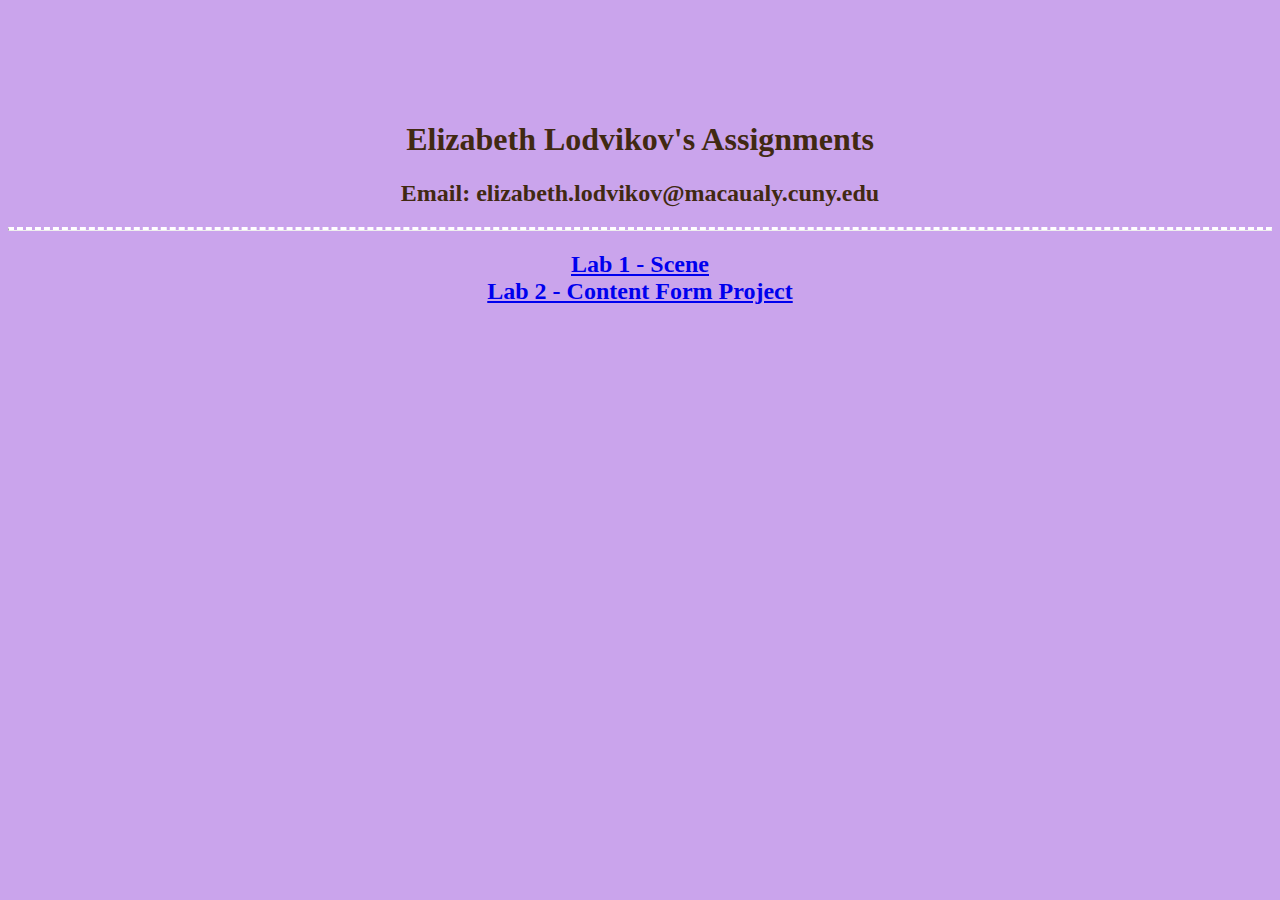
<file: index.html>
<!DOCTYPE html>
<html>
<head>
	<link rel="stylesheet" type="text/css" href="css/active.css">
	<title>Elizabeth Lodvikov - Assignments</title>
</head>

<body style="font-family: cursive">
	<h1>Elizabeth Lodvikov's Assignments</h1>
    <h2>Email: elizabeth.lodvikov@macaualy.cuny.edu</h2>
	<hr>
	<h2><A HREF="Lab1/index.html">Lab 1 - Scene</A> </br>
	<A HREF="Lab2/index.html">Lab 2 - Content Form Project</A>
	</h2>
</body>
</html>
</file>
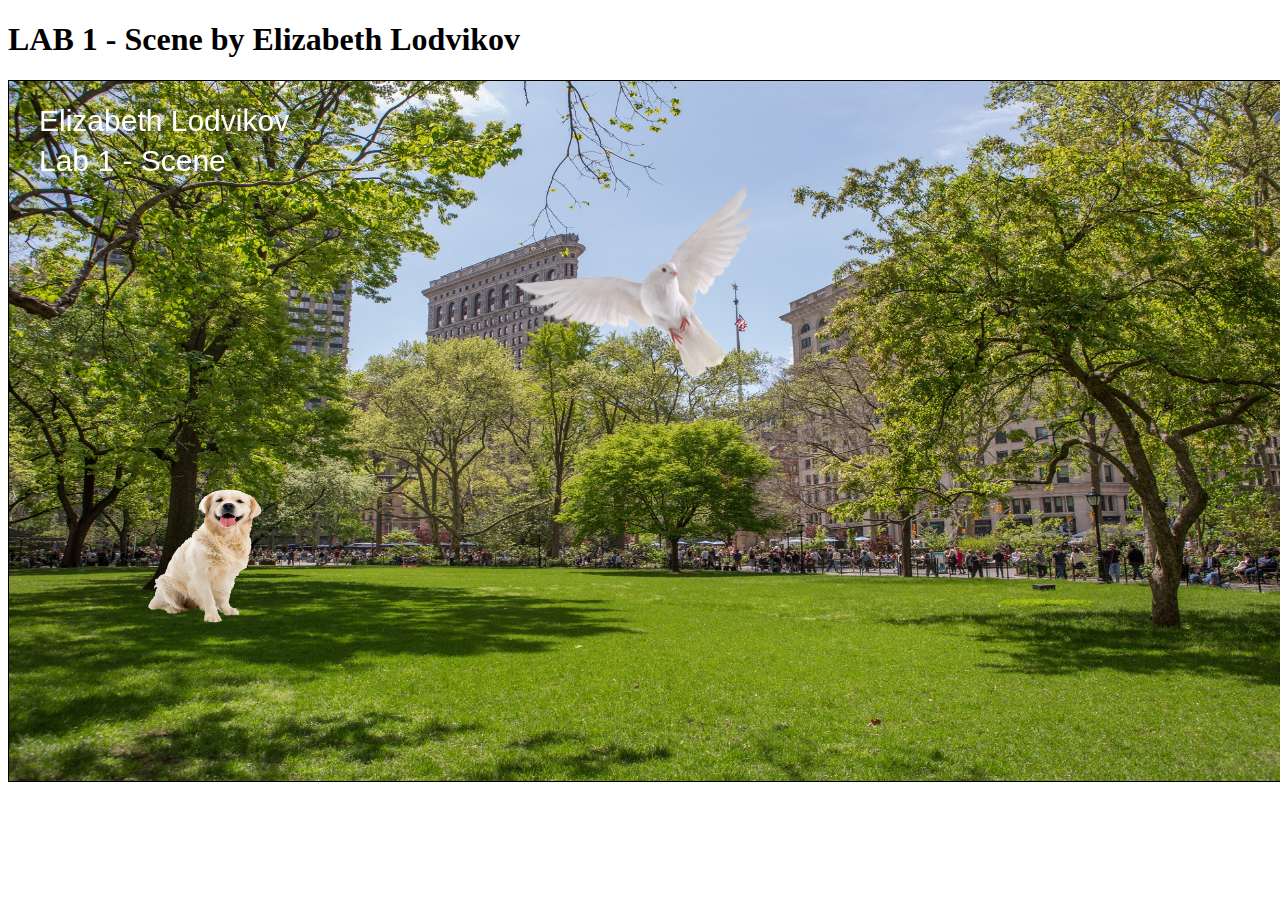
<file: Lab1/index.html>
<!DOCTYPE HTML>
<html>
	<head>
		<title> Elizabeth L - Lab 1  </title>
		<h1> LAB 1 - Scene by Elizabeth Lodvikov </h1>
	</head>
	<body>
		<canvas id = "myCanvas" width = "1300" height = "700" style = "border: 1px solid #000000;"> </canvas>
        <script src="sceneCanvas.js"></script>
	</body>
</html>
</file>
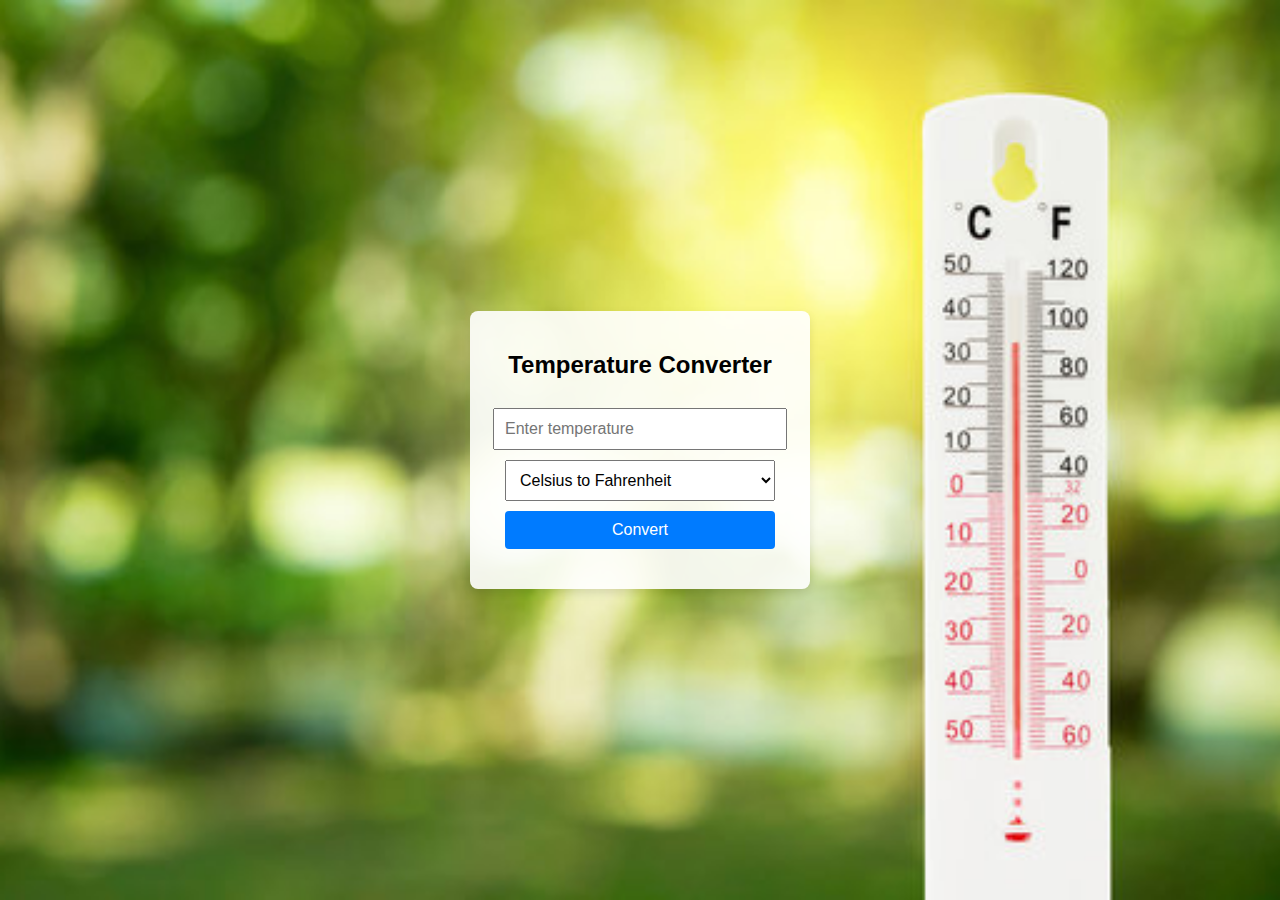
<file: Lab2/index.html>
<!DOCTYPE html>
<html>
<head>
    <meta charset="UTF-8">
    <meta name="viewport" content="width=device-width, initial-scale=1.0">
    <title>Temperature Converter</title>
    <link rel="stylesheet" type="text/css" href="style.css">
</head>
<body>
    <div class="container">
        <h2>Temperature Converter</h2>
        <input type="number" id="temperature" placeholder="Enter temperature" />
        <select id="unit">
            <option value="C">Celsius to Fahrenheit</option>
            <option value="F">Fahrenheit to Celsius</option>
        </select>
        <button onclick="convertTemperature()">Convert</button>
        <div id="result"></div>
    </div>
    <script src="script.js"></script>
</body>
</html>
</file>
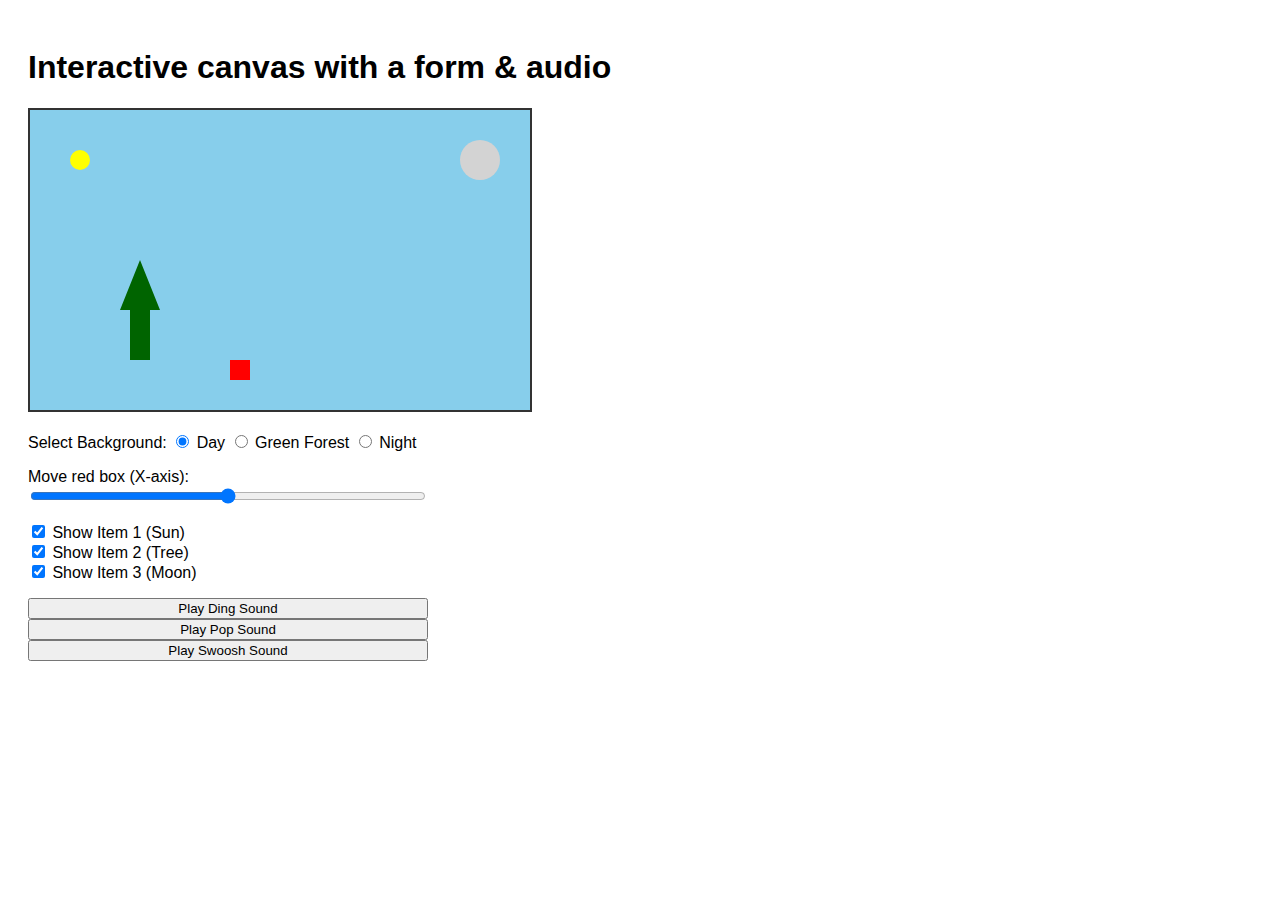
<file: Lab3/index.html>
<!DOCTYPE html>
<html lang="en">
<head>
  <title>Interactive canvas with a form & audio</title>
  <link rel="stylesheet" href="style.css">
</head>
<body>
  <h1>Interactive canvas with a form & audio</h1>
  
  <canvas id="scene" width="500" height="300"></canvas>

  <div class="controls">
    <!-- Background Selection -->
    <div>
      <label>Select Background:</label>
      <label><input type="radio" name="background" value="1" checked> Day</label>
      <label><input type="radio" name="background" value="2"> Green Forest</label>
      <label><input type="radio" name="background" value="3"> Night</label>
    </div>

    <!-- Character Position Slider -->
    <div class="control-vert">
      <label for="positionSlider">Move red box (X-axis):</label>
      <input type="range" id="positionSlider" min="0" max="400" value="200">
    </div>

    <!-- Item Visibility -->
    <div class="control-vert">
      <label><input type="checkbox" id="item1" checked> Show Item 1 (Sun)</label>
      <label><input type="checkbox" id="item2" checked> Show Item 2 (Tree)</label>
      <label><input type="checkbox" id="item3" checked> Show Item 3 (Moon)</label>
    </div>

    <!-- Sound Effects -->
    <div class="control-vert">
      <button onclick="playSound(1)">Play Ding Sound</button>
      <button onclick="playSound(2)">Play Pop Sound</button>
      <button onclick="playSound(3)">Play Swoosh Sound</button>
    </div>
  </div>

  <!-- Audio -->
  <audio id="sound1" src="sounds/ding.mp3" preload="auto"></audio>
  <audio id="sound2" src="sounds/pop.mp3" preload="auto"></audio>
  <audio id="sound3" src="sounds/swoosh.mp3" preload="auto"></audio>

  <script src="script.js"></script>
</body>
</html>
</file>
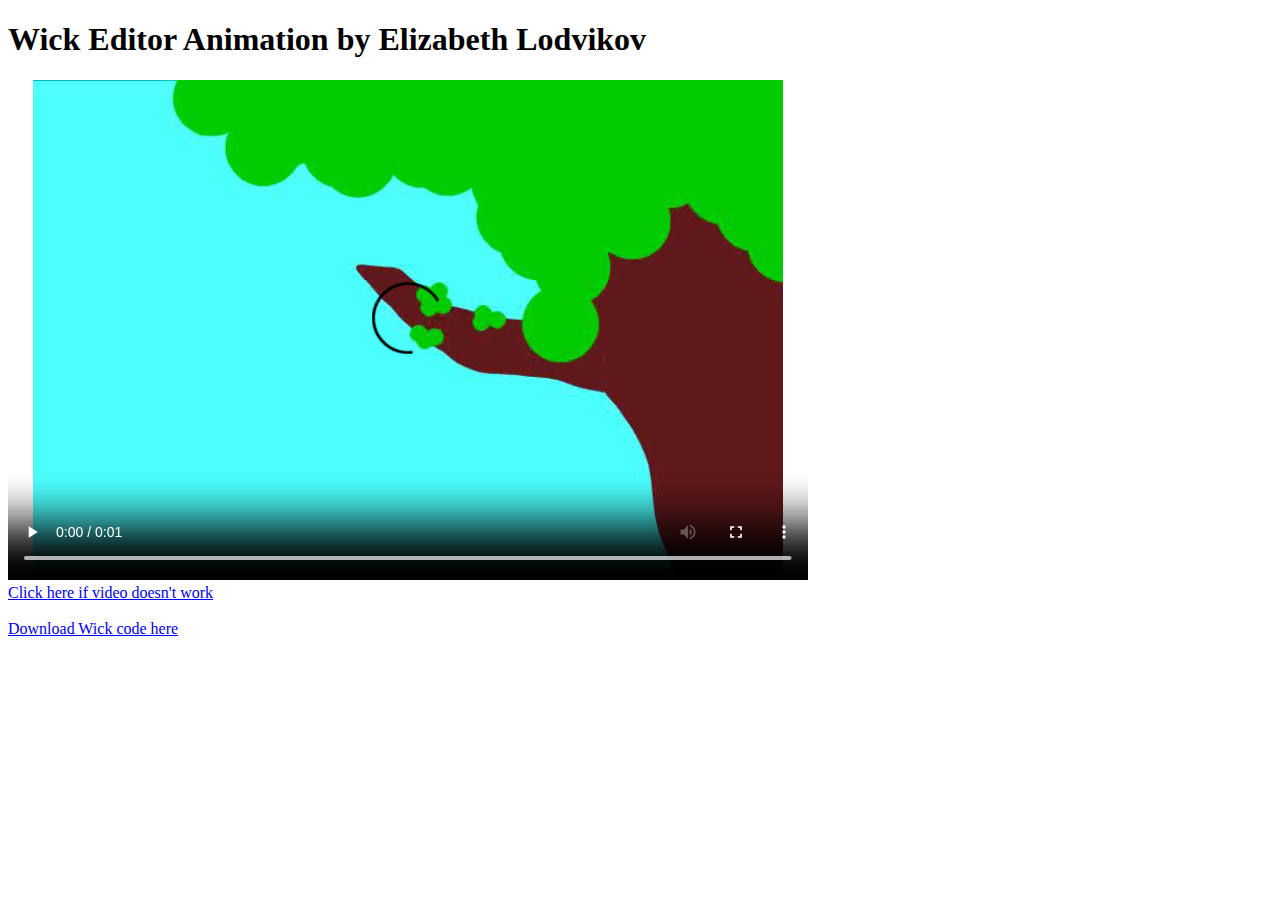
<file: Lab6/index.html>
<!DOCTYPE html>
<html>
<head>
<title>Wick animation Lab</title>
</head>
<body>
<h1>Wick Editor Animation by Elizabeth Lodvikov</h1>
    <video controls loop width="800" height="500">
        <source src="/Lab6/video/wickAnimation.webm" type="video/webm">
        Your browser does not support the video tag.
    </video>
</br>
<A HREF="/Lab6/video/wickAnimation.webm">Click here if video doesn't work</A></br>
</br>
<a href="My Project5-6-2025_20-56-24.wick" target="_blank">Download Wick code here</a>
</body>
</html>
</file>
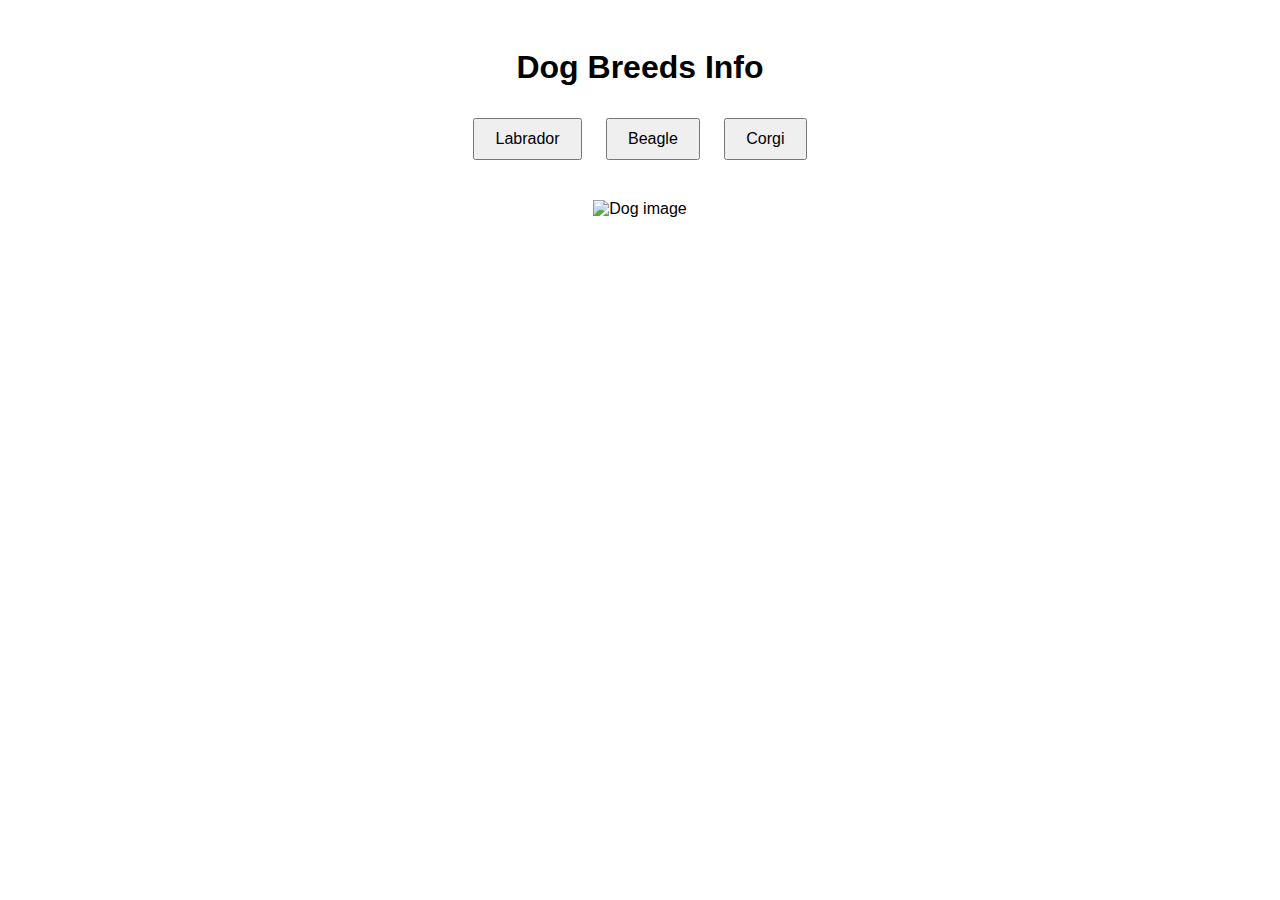
<file: PWA/index.html>
<!DOCTYPE html>
<html lang="en">
<head>
  <meta charset="UTF-8" />
  <meta name="viewport" content="width=device-width, initial-scale=1.0" />
  <link rel="manifest" href="manifest.json">
  <link rel="stylesheet" href="style.css" />
  <title>Dog Breeds Info</title>
</head>
<body>
  <h1>Dog Breeds Info</h1>
  <div class="buttons">
    <button onclick="showInfo('labrador')">Labrador</button>
    <button onclick="showInfo('beagle')">Beagle</button>
    <button onclick="showInfo('corgi')">Corgi</button>
  </div>
  <div id="info">
    <h2 id="title"></h2>
    <img id="image" alt="Dog image" />
    <p id="description"></p>
  </div>
  <script src="app.js"></script>
  <script>
    if ('serviceWorker' in navigator) {
      navigator.serviceWorker.register('service-worker.js');
    }
  </script>
</body>
</html>
</file>
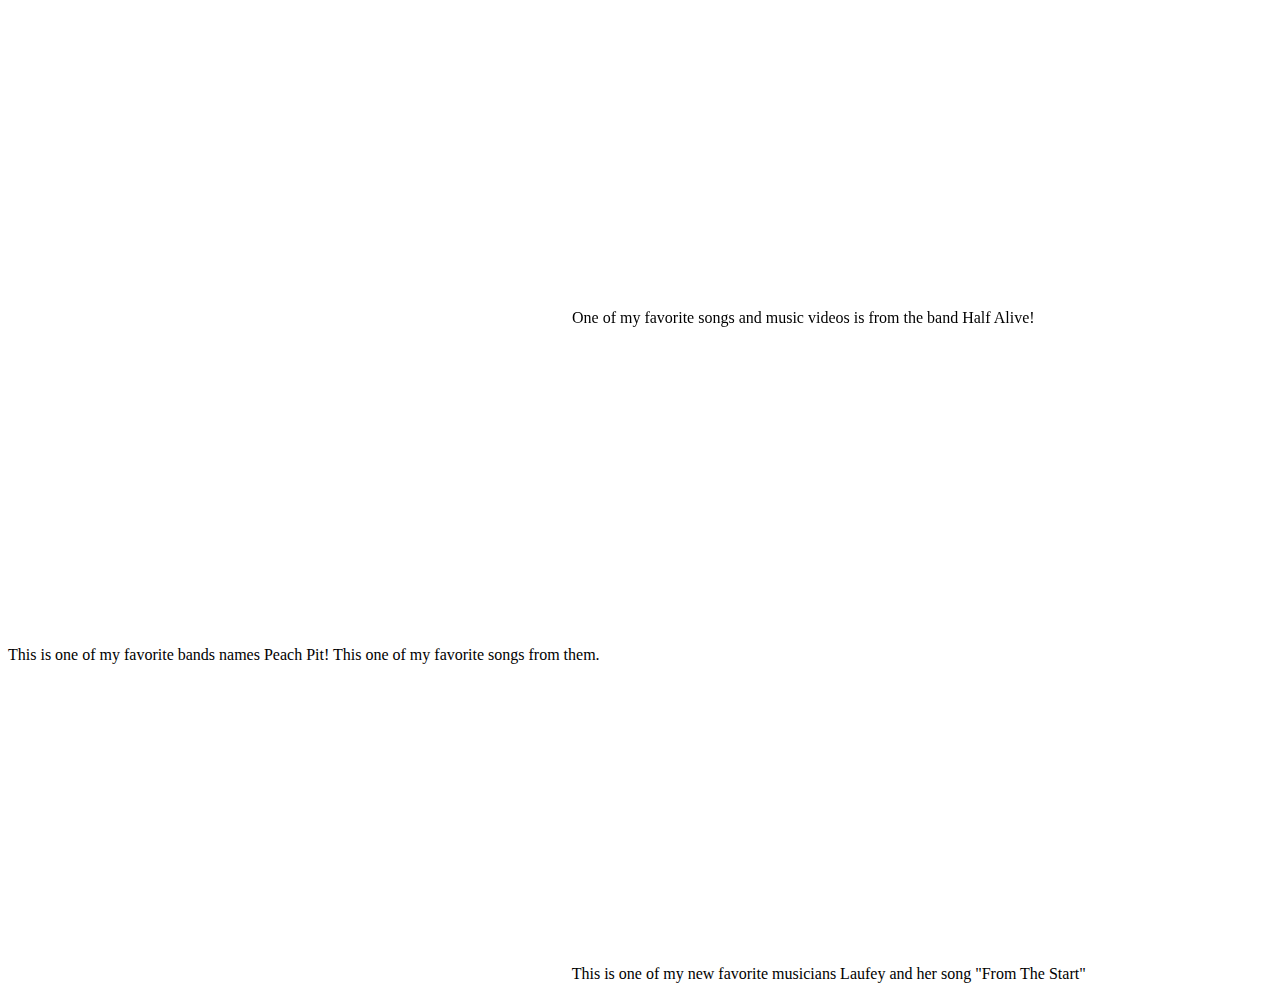
<file: videos.html>
<!DOCTYPE html>
<html>
<head>
<title>3 Videos Lab</title>
</head>
<body>
    <div>
    <iframe width="560" height="315" src="https://www.youtube.com/embed/KOOhPfMbuIQ?si=Ke90PBa8SqRKsaWo" 
    title="Still Feel by Half Alive" frameborder="0" allow="accelerometer; autoplay; clipboard-write; encrypted-media; gyroscope; picture-in-picture; web-share" referrerpolicy="strict-origin-when-cross-origin" allowfullscreen></iframe>
    One of my favorite songs and music videos is from the band Half Alive!
</div>

<div>
    <iframe width="560" height="315" src="https://www.youtube.com/embed/ICNtZKmQGMw?si=jwR2UA-XXU84yzhQ" title="YouTube video player" 
    frameborder="0" allow="accelerometer; autoplay; clipboard-write; encrypted-media; gyroscope; picture-in-picture; web-share" referrerpolicy="strict-origin-when-cross-origin" allowfullscreen></iframe></div>
    This is one of my favorite bands names Peach Pit! This one of my favorite songs from them.
</div>

<div>
    <iframe width="560" height="315" src="https://www.youtube.com/embed/lSD_L-xic9o?si=bAqnfwocztUd8mUt" 
    title="YouTube video player" frameborder="0" allow="accelerometer; autoplay; clipboard-write; encrypted-media; gyroscope; picture-in-picture; web-share" referrerpolicy="strict-origin-when-cross-origin" allowfullscreen></iframe>
    This is one of my new favorite musicians Laufey and her song "From The Start"
</div>

</body>
</html>
</file>
<file: css/active.css>
body {
	background: #CAA4EC;
	color: #412912;
}

h1 {
	text-align: center;
	padding-top: 100px;
}

hr{
	border-top: 3px dashed white;
}

h2{
	text-align: center;
}

h3{
	font-size: 40pt;
}
div{
	display:grid;
	grid-template-columns:1fr 1fr;
	align-items: center;
	justify-items:center;
}

p{
	font-size: 20pt;
	text-align: center;
}

h4{
	font-size: 20pt;
}
li,h5 {
	font-size: 16pt;
}
.center,video {
  display: block;
  margin-left: auto;
  margin-right: auto;
}
table {
	background: #F6D6F5;
	border: 3px solid;
	padding: 5px;
	font-size: 16pt;
}
</file>
<file: Lab2/style.css>
body {
    font-family: Arial, sans-serif;
    background-image: url('background.jpg');
    background-size: cover;
    background-position: center;
    display: flex;
    justify-content: center;
    align-items: center;
    height: 100vh;
    margin: 0;
}
.container {
    background: rgba(255, 255, 255, 0.9);
    padding: 20px;
    border-radius: 8px;
    box-shadow: 0 4px 8px rgba(0,0,0,0.1);
    text-align: center;
    width: 300px;
}
input, select, button {
    margin-top: 10px;
    padding: 10px;
    width: 90%;
    font-size: 16px;
}
button {
    background-color: #007BFF;
    color: #fff;
    border: none;
    border-radius: 4px;
    cursor: pointer;
}
button:hover {
    background-color: #0056b3;
}
#result {
    margin-top: 20px;
    font-size: 18px;
}
</file>
<file: Lab3/style.css>
body {
    font-family: sans-serif;
    padding: 20px;
  }
  
  canvas {
    border: 2px solid #333;
    display: block;
    margin-bottom: 20px;
  }
  
  .controls {
    display: flex;
    flex-direction: column;
    gap: 1em;
    max-width: 400px;
  }
  
  .control-vert {
    display: flex;
    flex-direction: column;
  }
</file>
<file: PWA/style.css>
body {
  font-family: Arial, sans-serif;
  text-align: center;
  padding: 20px;
}

.buttons {
  margin-bottom: 20px;
}

button {
  margin: 10px;
  padding: 10px 20px;
  font-size: 16px;
}

#info img {
  width: 300px;
  height: auto;
  margin: 10px 0;
}
</file>
